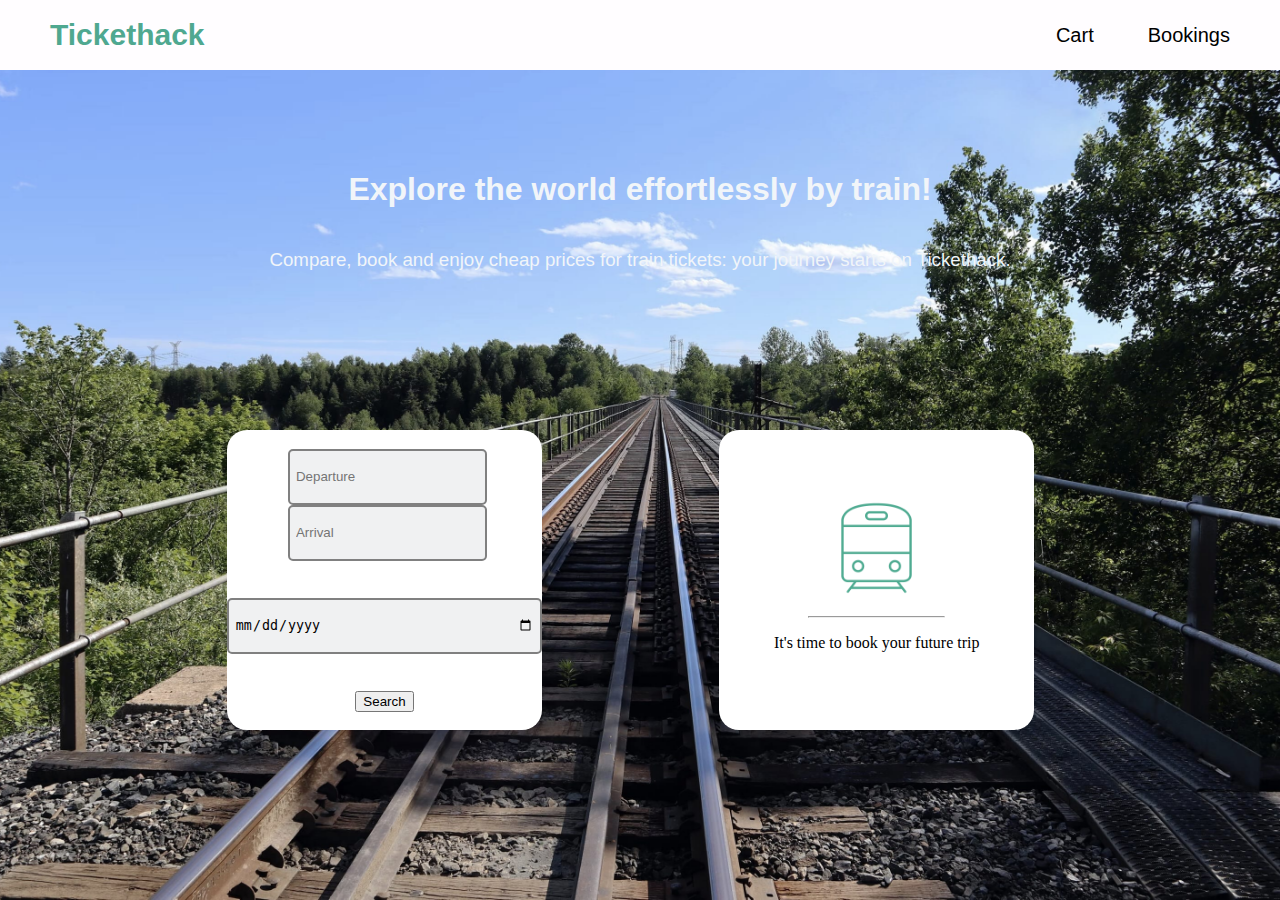
<file: index.html>
<!DOCTYPE html>
<html lang="en">
  <head>
    <meta charset="UTF-8" />
    <meta name="viewport" content="width=device-width, initial-scale=1.0" />
    <link
      href="https://cdn.jsdelivr.net/npm/bootstrap@5.1.1/dist/css/bootstrap.min.css"
      rel="stylesheet"
      integrity="sha384-F3w7mX95PdgyTmZZMECAngseQB83DfGTowi0iMjiWaeVhAn4FJkqJByhZMI3AhiU"
      crossorigin="anonymous"
    />
    <title>TicketHack</title>
    <script
      type="text/JavaScript"
      src=" https://MomentJS.com/downloads/moment.js"
    ></script>
    <link rel="stylesheet" href="style.css" />
  </head>
  <body id="accueil">
    <div id="container-page">
      <!-- HEADER ----------------------------------------->
      <div id="header">
        <a href="./index.html" id="tickethack">Tickethack</a>
        <div id="menu-right">
          <a href="./cart.html" id="cart">Cart</a>
          <a href="./bookings.html" id="bookings">Bookings</a>
        </div>
      </div>
      <!-- TITLE avec les titres --------------------------->
      <div id="title">
        <h1>Explore the world effortlessly by train!</h1>
        <h3>
          Compare, book and enjoy cheap prices for train tickets: your journey
          starts on Tickethack.
        </h3>
      </div>
      <!-- CONTENT LEFT avec le CALENDRIER -->
      <div id="content-left">
        <div id="'departArrival">
          <input
            id="cityNameInputD"
            type="text"
            placeholder="Departure"
            class="input"
          />
          <input
            id="cityNameInputA"
            type="text"
            placeholder="Arrival"
            class="input"
          />
        </div>
        <input id="travelDay" type="date" name="travelDay" class="input" />
        <button type="button" id="btn-search" class="btn btn-success">
          Search
        </button>
      </div>

      <!-- CONTENT RIGHT avec les IMAGES ou les TRAJETS -->
      <div id="content-right">
        <!-- IMAGE & MESS / TRAIN -->
        <div id="content-trip">
          <div id="img-accueil" class="img-content-right">
            <div class="image-top">
              <img class="imgtrain" src="images/train.png" />
              <hr class="line" style="width: 60%" />
            </div>
            <div class="text-bottom">
              <p>It's time to book your future trip</p>
            </div>
          </div>
          <!-- IMAGE & MESS / NO TRIP FOUND -->
        </div>
      </div>
      <div id="footer"></div>
    </div>
    <!--fin container-page-->
    <script src="script.js"></script>
  </body>
</html>
</file>
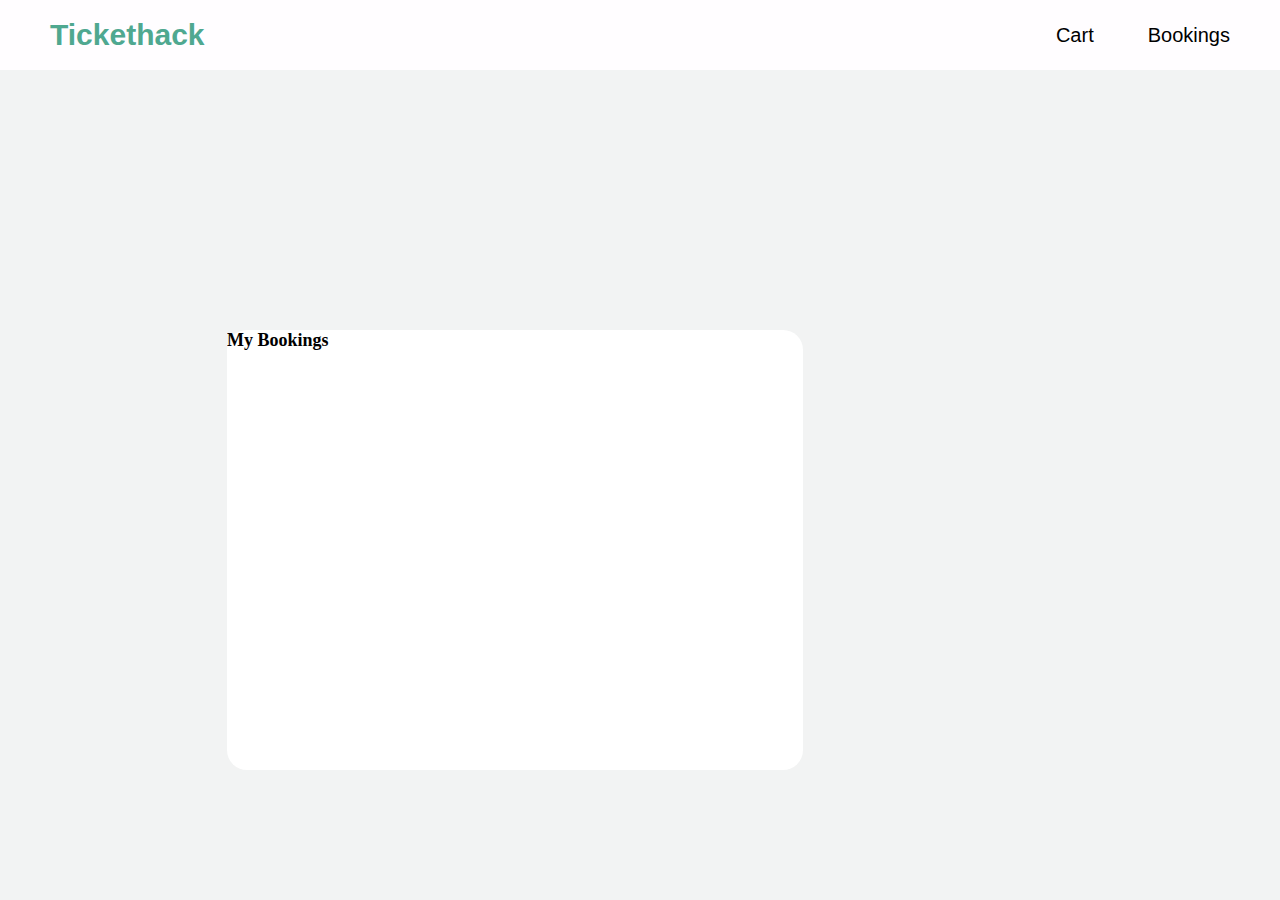
<file: bookings.html>
<!DOCTYPE html>
<html lang="en">
  <head>
    <meta charset="UTF-8" />
    <meta name="viewport" content="width=device-width, initial-scale=1.0" />
    <link
      href="https://cdn.jsdelivr.net/npm/bootstrap@5.1.1/dist/css/bootstrap.min.css"
      rel="stylesheet"
      integrity="sha384-F3w7mX95PdgyTmZZMECAngseQB83DfGTowi0iMjiWaeVhAn4FJkqJByhZMI3AhiU"
      crossorigin="anonymous"
    />
    <title>Bookings</title>
    <script
      type="text/JavaScript"
      src=" https://MomentJS.com/downloads/moment.js"
    ></script>
    <link rel="stylesheet" href="stylebookings.css" />
  </head>
  <body id="accueilBookings">
    <div id="container-page">
      <div id="header">
        <a href="./index.html" id="tickethack">Tickethack</a>

        <div id="menu-right">
          <a href="./cart.html" id="cart">Cart</a>
          <a href="./bookings.html" id="bookings">Bookings</a>
        </div>
      </div>

      <!-- BLOC CENTRAL ----------------------------------------->
      <div id="result-content-booking" class="result-content">
        <!-- BLOC ANY VOYAGE IN BOOKING ---------------------------->
        <div id="anyvoyage-booking">
          <p id="title-booking">No booking yet.</p>
          <p>Why not plan a trip?</p>
        </div>

        <!------BLOC CONTAINER BOOKING--------------------------->
        <div id="book-container-booking">
          <!-- BLOC VOYAGE avec FOOTER -------------------------->
          <!--Vide car se remplit avec la recherche-->
          <!-- FIN BLOC VOYAGE avec FOOTER ---------------------->
        </div>
        <!--FIN BLOC CONTAINER BOOKING--------------------------->
      </div>
      <!-- FIN BLOC CENTRAL ------------------------------------->
    </div>
    <script src="booking.js"></script>
  </body>
</html>
</file>
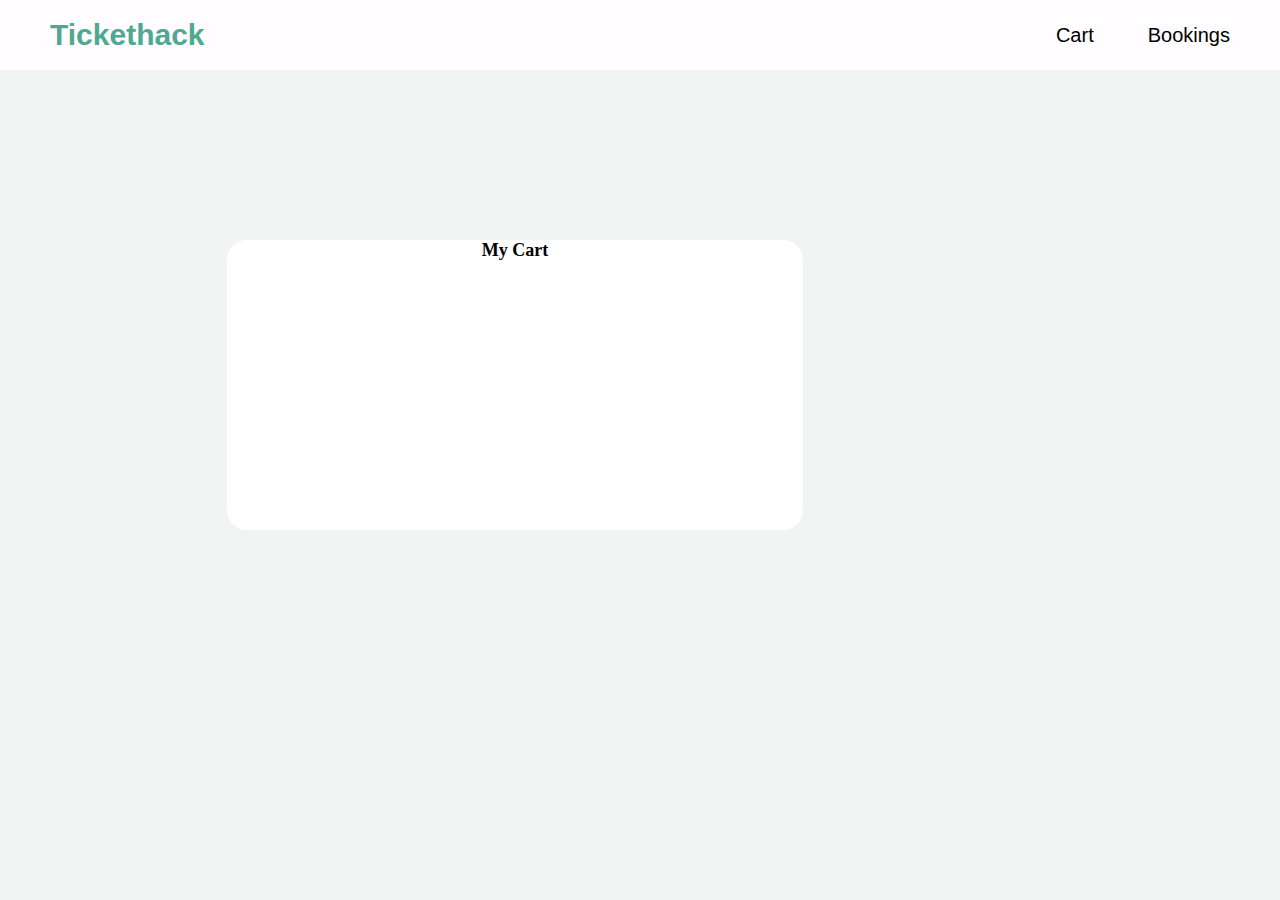
<file: cart.html>
<!DOCTYPE html>
<html lang="en">
  <head>
    <meta charset="UTF-8" />
    <meta name="viewport" content="width=device-width, initial-scale=1.0" />
    <link
      href="https://cdn.jsdelivr.net/npm/bootstrap@5.1.1/dist/css/bootstrap.min.css"
      rel="stylesheet"
      integrity="sha384-F3w7mX95PdgyTmZZMECAngseQB83DfGTowi0iMjiWaeVhAn4FJkqJByhZMI3AhiU"
      crossorigin="anonymous"
    />
    <title>Cart</title>
    <script
      type="text/JavaScript"
      src=" https://MomentJS.com/downloads/moment.js"
    ></script>
    <link rel="stylesheet" href="stylecart.css" />
  </head>
  <body id="accueilCart">
    <div id="container-page">
      <!-- HEADER -------------------------------------------------->
      <div id="header">
        <a href="./index.html" id="tickethack">Tickethack</a>
        <div id="menu-right">
          <a href="./cart.html" id="cart">Cart</a>
          <a href="./bookings.html" id="bookings">Bookings</a>
        </div>
      </div>

      <!-- BLOC CENTRAL -------------------------------------------->
      <div id="result-content-cart" class="result-content">
        <!-- BLOC ANY VOYAGE IN CART ------------------------------->
        <div id="anyvoyage-cart">
          <p id="title-cart">No tickets in your cart.</p>
          <p>Why not plan a trip?</p>
        </div>

        <!------BLOC CONTAINER CART---------------------------------->
        <div id="book-container-cart">
          <!-- BLOC VOYAGE avec CHECKOUT----------------------------->
          <!--Vide car se remplit avec la recherche-->
          <!-- FIN BLOC VOYAGE avec CHECKCOUT------------------------>
        </div>
        <!------FIN BLOC CONTAINER CART------------------------------>
      </div>
      <!-- FIN BLOC CENTRAL ----------------------------------------->
    </div>
    <script src="cart.js"></script>
  </body>
</html>
</file>
<file: style.css>
/*-------------PAGE ACCUEIL------------------------------*/
#accueil {
  height: 100vh;
  width: 100vw;
  background-image: url("./images/background.jpg");
  background-position: center center;
  background-repeat: no-repeat;
  background-size: cover;
  margin: 0;
  background-attachment: fixed;
}
/*-------------LIENS HEADER------------------------------*/
#tickethack,
#cart,
#bookings {
  text-decoration: none;
}
/*-------------CONTAINER GRID------------------------------*/
#container-page {
  display: grid;
  height: 100vh;
  grid-template-rows: repeat(9, 1fr);
  grid-template-columns: repeat(13, 1fr);
}
/*-------------HEADER avec LIENS---------------------------*/
#header {
  grid-row-start: 1;
  grid-row-end: 2;
  grid-column-start: 1;
  grid-column-end: 14;
  height: 70px;
  display: flex;
  justify-content: space-between;
  align-items: center;
  background-color: #fffdff;
}
#tickethack {
  margin-left: 50px;
  font-family: Arial, Helvetica, sans-serif;
  font-size: 30px;
  font-weight: bold;
  color: #4fa890;
}
#cart,
#bookings {
  margin-right: 50px;
  font-family: Arial, Helvetica, sans-serif;
  color: black;
  font-size: 20px;
}
/*----------TITLES page d'ACCUEIL PRINCIPALE------*/
#title {
  grid-row-start: 2;
  grid-row-end: 4;
  grid-column-start: 1;
  grid-column-end: 14;
  display: flex;
  flex-direction: column;
  align-items: center;
  padding: 50px;
  font-family: Arial, Helvetica, sans-serif;
  font-size: 16px;
  color: #f1f5f9;
}
h3 {
  font-weight: lighter;
}
/*-----BLOCK LEFT-----------------------*/
#content-left {
  grid-row-start: 5;
  grid-row-end: 8;
  grid-column-start: 3;
  grid-column-end: 7;

  display: flex;
  flex-direction: column;
  justify-content: space-around;
  align-items: center;

  width: 80%;
  height: 100%;
  margin: 30px;

  background-color: white;
  background-size: cover;
  border-radius: 20px;
}
#departArrival {
  display: flex;
  flex-direction: column;
  justify-content: flex-start;
}
.input {
  display: block;
  border: 2px solid grey;
  border-radius: 5px;
  background-color: #f0f1f2;
  width: 95%;
  height: 40px;
  margin: 0px;
  padding: 6px;
}
.btn-search {
  color: 469e86;
}
.imgtrain {
  width: 50%;
  height: 50%;
}
/*-----BLOCK RIGHT-----------------------*/
#content-right {
  grid-row-start: 5;
  grid-row-end: 8;
  grid-column-start: 8;
  grid-column-end: 12;

  width: 80%;
  height: 100%;
  margin: 30px;
  position: relative;
  background-color: white;
  border-radius: 20px;

  display: inline-flex;
  position: relative;
  flex-direction: column;
  justify-content: center;
  align-items: center;
  text-align: center;
}

.img-content-right {
  padding: 45px;
  align-self: auto;
}
#book-container {
  margin: 20px;
  height: 50%;
  display: flex;
  flex-direction: column;
}
/*-------------LES BLOCS INVISIBLES---------------------------*/
/*-------------LES BLOCS TRIP---------------------------*/

.trip {
  background-color: #f6eeef;
  border-radius: 5px;
  height: 50px;
  display: flex;
  justify-content: space-around;
  align-items: center;
  margin: 10px;
  text-align: center;
}
#content-trip {
  width: 100%;
}
/*------------- A VERIFIER --------------------------*/
.btn btn-success,
#total-title {
  padding: 10px;
}

.line {
  display: center;
}
/*------------- FOOTER ---------------------------*/
#footer {
  grid-row-start: 9;
  grid-row-end: 10;
  grid-column-start: 1;
  grid-column-end: 14;
}
</file>
<file: stylebookings.css>
/*-------------PAGE ACCUEIL------------------------------*/
#accueilBookings {
  height: 100vh;
  width: 100vw;
  background-color: #f2f3f3;
  margin: 0;
}
/*-------------LIENS HEADER------------------------------*/
#tickethack,
#cart,
#bookings {
  text-decoration: none;
}
/*-------------CONTAINER GRID------------------------------*/
#container-page {
  display: grid;
  height: 100vh;
  width: 100vw;
  grid-template-rows: repeat(9, 1fr);
  grid-template-columns: repeat(13, 1fr);
}
/*-------------HEADER avec LIENS---------------------------*/
#header {
  grid-row-start: 1;
  grid-row-end: 2;
  grid-column-start: 1;
  grid-column-end: 14;
  height: 70px;
  display: flex;
  justify-content: space-between;
  align-items: center;
  background-color: #fffdff;
}
#tickethack {
  margin-left: 50px;
  font-family: Arial, Helvetica, sans-serif;
  font-size: 30px;
  font-weight: bold;
  color: #4fa890;
}
#cart,
#bookings {
  margin-right: 50px;
  font-family: Arial, Helvetica, sans-serif;
  color: black;
  font-size: 20px;
}
/*-------------BLOC IF NO BOOKING  ---------------------------*/
#book-container-booking {
  overflow: scroll;
  height: 100%;
  width: 100%;
  align-items: center;
}
.result-content {
  grid-row-start: 4;
  grid-row-end: 9;
  grid-column-start: 3;
  grid-column-end: 12;
  width: 45vw;
  margin: 30px;
  background-color: white;
  border-radius: 20px;
  display: flex;
  flex-direction: column;
  justify-content: center;
  align-items: center;
  font-weight: bold;
  font-size: 15px;
}

#anyvoyage-booking {
  display: flex;
  flex-direction: column;
  align-items: center;
}
.title-result-content {
  justify-content: center;
}
/*-------------BLOC IF BOOKING  ---------------------------*/
.trip {
  background-color: #f6eeef;
  border-radius: 5px;
  height: 50px;
  width: 40vw;
  display: flex;
  justify-content: space-between;
  align-items: center;
  margin: 10px;
  padding: 15px;
}
/*------------- FOOTER ---------------------------*/
#footer {
  grid-row-start: 9;
  grid-row-end: 10;
  grid-column-start: 1;
  grid-column-end: 14;
}
.title-result-content {
  text-align: center;
  font-size: 18px;
  font-weight: bold;
}
.pub {
  text-align: center;
  color: #4fa890;
  font-weight: bold;
}
/*------------- A VERIFIER  ---------------------------*/
.btn btn-success,
#total-title {
  padding: 10px;
}
.line {
  display: center;
}
</file>
<file: stylecart.css>
/*-------------PAGE ACCUEIL------------------------------*/
#accueilCart {
  height: 100vh;
  width: 100vw;
  background-color: #f2f3f3;
  margin: 0;
}
/*-------------LIENS HEADER------------------------------*/
#tickethack,
#cart,
#bookings {
  text-decoration: none;
}
/*-------------CONTAINER GRID------------------------------*/
#container-page {
  display: grid;
  grid-template-rows: repeat(9, 1fr);
  grid-template-columns: repeat(13, 1fr);
}
/*-------------HEADER avec LIENS---------------------------*/
#header {
  grid-row-start: 1;
  grid-row-end: 2;
  grid-column-start: 1;
  grid-column-end: 14;
  height: 70px;
  display: flex;
  justify-content: space-between;
  align-items: center;
  background-color: #fffdff;
}
#tickethack {
  margin-left: 50px;
  font-family: Arial, Helvetica, sans-serif;
  font-size: 30px;
  font-weight: bold;
  color: #4fa890;
}
#cart,
#bookings {
  margin-right: 50px;
  font-family: Arial, Helvetica, sans-serif;
  color: black;
  font-size: 20px;
}
#anyvoyage-cart {
  display: flex;
  justify-content: center;
  align-items: center;
  text-align: center;
  flex-direction: column;
  height: 90%;
}
.title-result-content {
  justify-content: center;
}
/*-------------BLOC IF NO BOOKING IN CART  ---------------------------*/
.result-content {
  grid-row-start: 4;
  grid-row-end: 9;
  grid-column-start: 3;
  grid-column-end: 12;
  width: 45vw;
  margin: 30px;
  background-color: white;
  border-radius: 20px;
  display: flex;
  flex-direction: column;
  align-items: center;
  font-weight: bold;
  font-size: 15px;
}
.title-result-content {
  text-align: center;
  font-size: 18px;
  font-weight: bold;
}
/*-------------BLOC IF BOOKING IN CART  ---------------------------*/
.trip {
  background-color: #f6eeef;
  border-radius: 5px;
  height: 50px;
  width: 40vw;
  display: flex;
  justify-content: space-between;
  align-items: center;
  margin: 10px;
  padding: 15px;
}
#checkout-summary {
  background-color: #01153f;
  color: white;
  display: flex;
  justify-content: space-between;
  padding: 5px;
  align-items: center;
  border-radius: 0px 0px 10px 10px;
}
/*------------- FOOTER ---------------------------*/
#footer {
  grid-row-start: 9;
  grid-row-end: 10;
  grid-column-start: 1;
  grid-column-end: 14;
}
#checkout-summary {
  width: 45vw;
  justify-content: space-around;
}
/*------------- A VERIFIER  ---------------------------*/
.btn btn-success,
#total-title {
  padding: 10px;
}
.line {
  display: center;
}
</file>
